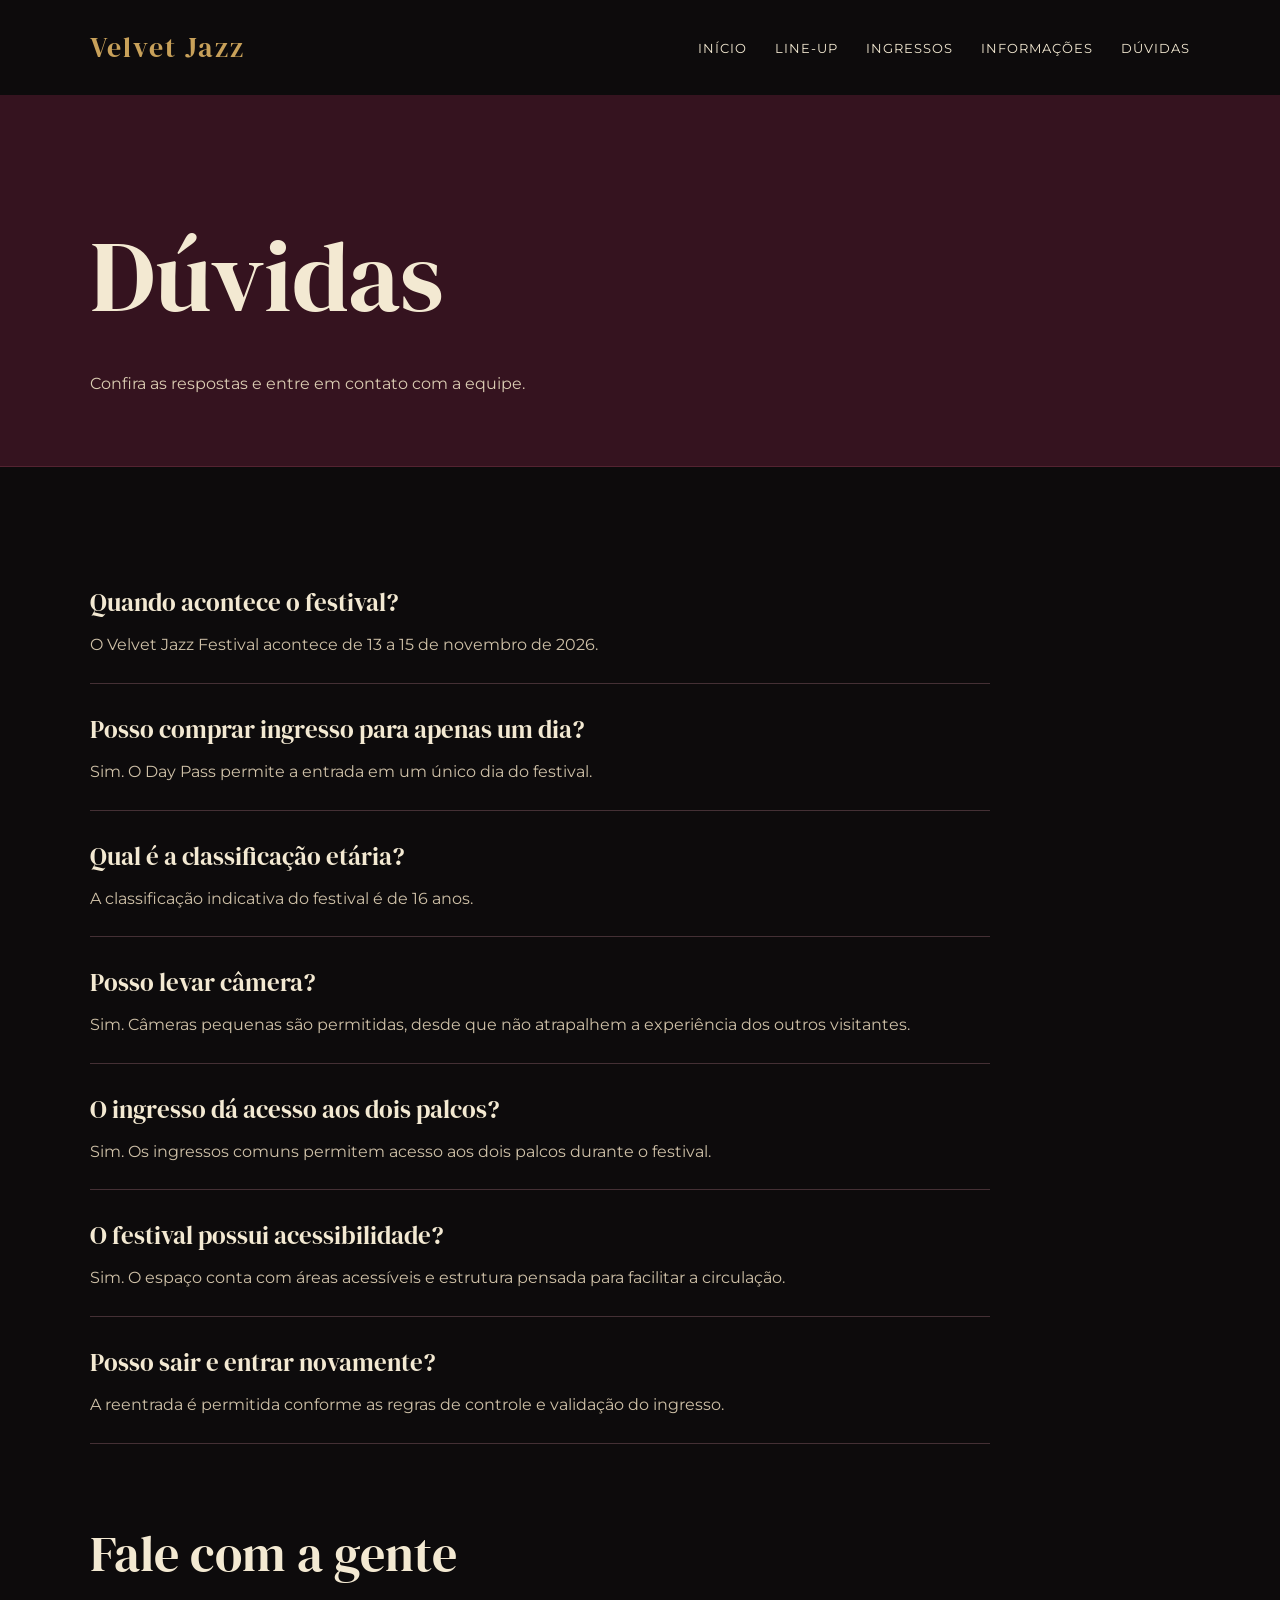
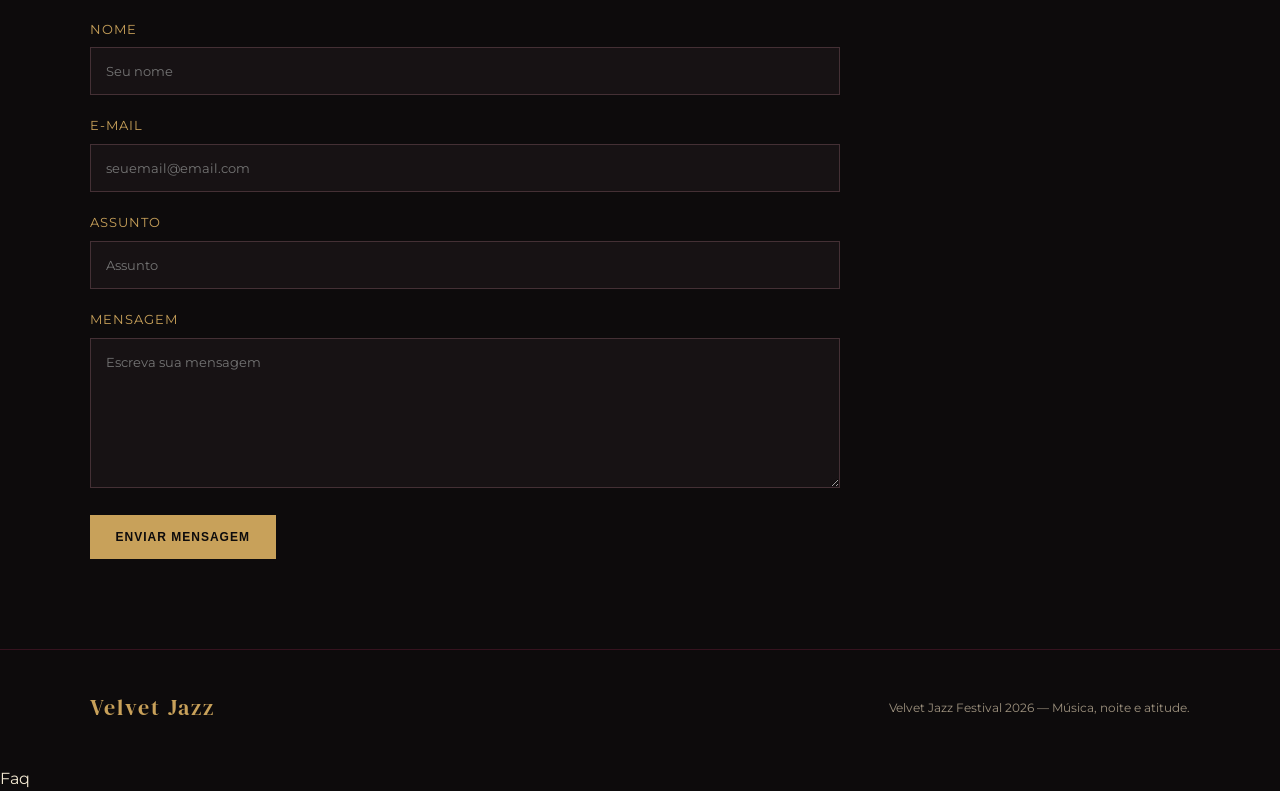
<file: fac.html>
<!DOCTYPE html>
<html lang="pt-BR">
<head><meta charset="UTF-8"><meta name="viewport" content="width=device-width, initial-scale=1.0">
<title>Dúvidas e contato | Velvet Jazz</title><link rel="stylesheet" href="css/faq.css"></head>
<body>
<header>
    <a class="logo" href="index.html">Velvet Jazz</a>
    <nav>
        <ul class="menu">
            <li><a href="index.html">Início</a></li>
            <li><a href="lineup.html">Line-up</a></li>
            <li><a href="ingressos.html">Ingressos</a></li>
            <li><a href="informacoes.html">Informações</a></li>
            <li><a href="faq.html">Dúvidas</a></li>
        </ul>
    </nav>
</header>
<main>
<section class="page-header"><h1>Dúvidas</h1><p>Confira as respostas e entre em contato com a equipe.</p></section>
<section class="faq-section">
    <div class="faq">
        <article class="faq-item"><h3>Quando acontece o festival?</h3><p>O Velvet Jazz Festival acontece de 13 a 15 de novembro de 2026.</p></article>
        <article class="faq-item"><h3>Posso comprar ingresso para apenas um dia?</h3><p>Sim. O Day Pass permite a entrada em um único dia do festival.</p></article>
        <article class="faq-item"><h3>Qual é a classificação etária?</h3><p>A classificação indicativa do festival é de 16 anos.</p></article>
        <article class="faq-item"><h3>Posso levar câmera?</h3><p>Sim. Câmeras pequenas são permitidas, desde que não atrapalhem a experiência dos outros visitantes.</p></article>
        <article class="faq-item"><h3>O ingresso dá acesso aos dois palcos?</h3><p>Sim. Os ingressos comuns permitem acesso aos dois palcos durante o festival.</p></article>
        <article class="faq-item"><h3>O festival possui acessibilidade?</h3><p>Sim. O espaço conta com áreas acessíveis e estrutura pensada para facilitar a circulação.</p></article>
        <article class="faq-item"><h3>Posso sair e entrar novamente?</h3><p>A reentrada é permitida conforme as regras de controle e validação do ingresso.</p></article>
    </div>
    <div class="contact">
        <h2>Fale com a gente</h2>
        <form>
            <div class="form-group"><label for="nome">Nome</label><input type="text" id="nome" placeholder="Seu nome"></div>
            <div class="form-group"><label for="email">E-mail</label><input type="email" id="email" placeholder="seuemail@email.com"></div>
            <div class="form-group"><label for="assunto">Assunto</label><input type="text" id="assunto" placeholder="Assunto"></div>
            <div class="form-group"><label for="mensagem">Mensagem</label><textarea id="mensagem" placeholder="Escreva sua mensagem"></textarea></div>
            <button class="btn" type="submit">Enviar mensagem</button>
        </form>
    </div>
</section>
</main>
<footer>
    <div class="logo">Velvet Jazz</div>
    <p>Velvet Jazz Festival 2026 — Música, noite e atitude.</p>
</footer>
</body>
</html>

Faq
</file>
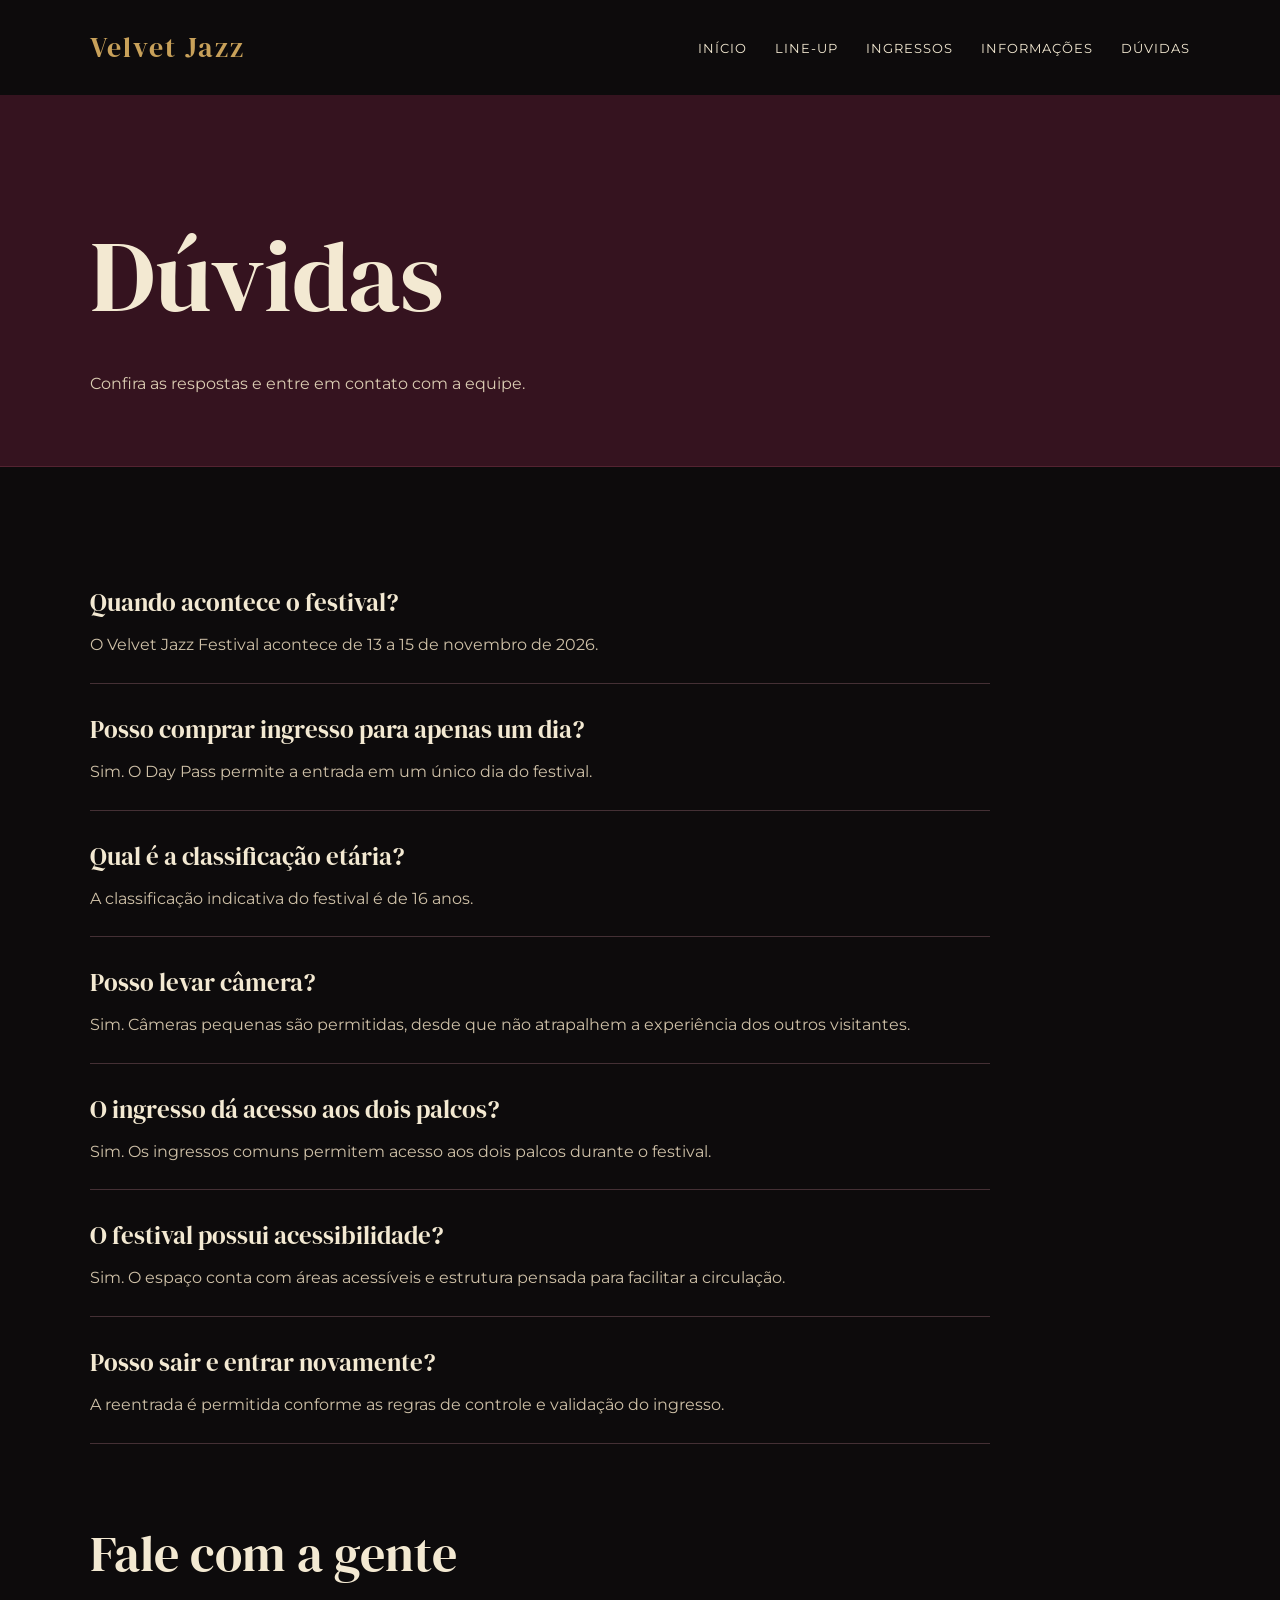
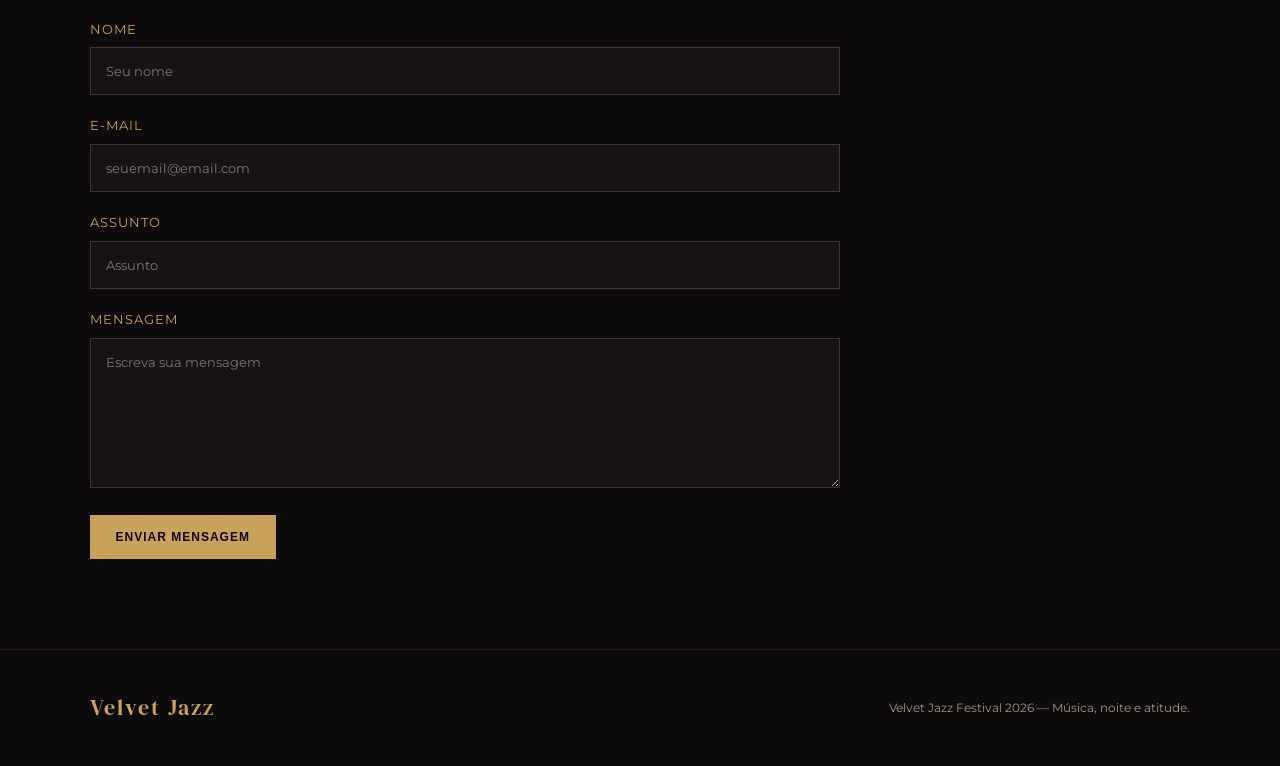
<file: faq.html>
<!DOCTYPE html>
<html lang="pt-BR">
<head><meta charset="UTF-8"><meta name="viewport" content="width=device-width, initial-scale=1.0">
<title>Dúvidas e contato | Velvet Jazz</title><link rel="stylesheet" href="css/faq.css"></head>
<body>
<header>
    <a class="logo" href="index.html">Velvet Jazz</a>
    <nav>
        <ul class="menu">
            <li><a href="index.html">Início</a></li>
            <li><a href="lineup.html">Line-up</a></li>
            <li><a href="ingressos.html">Ingressos</a></li>
            <li><a href="informacoes.html">Informações</a></li>
            <li><a href="faq.html">Dúvidas</a></li>
        </ul>
    </nav>
</header>
<main>
<section class="page-header"><h1>Dúvidas</h1><p>Confira as respostas e entre em contato com a equipe.</p></section>
<section class="faq-section">
    <div class="faq">
        <article class="faq-item"><h3>Quando acontece o festival?</h3><p>O Velvet Jazz Festival acontece de 13 a 15 de novembro de 2026.</p></article>
        <article class="faq-item"><h3>Posso comprar ingresso para apenas um dia?</h3><p>Sim. O Day Pass permite a entrada em um único dia do festival.</p></article>
        <article class="faq-item"><h3>Qual é a classificação etária?</h3><p>A classificação indicativa do festival é de 16 anos.</p></article>
        <article class="faq-item"><h3>Posso levar câmera?</h3><p>Sim. Câmeras pequenas são permitidas, desde que não atrapalhem a experiência dos outros visitantes.</p></article>
        <article class="faq-item"><h3>O ingresso dá acesso aos dois palcos?</h3><p>Sim. Os ingressos comuns permitem acesso aos dois palcos durante o festival.</p></article>
        <article class="faq-item"><h3>O festival possui acessibilidade?</h3><p>Sim. O espaço conta com áreas acessíveis e estrutura pensada para facilitar a circulação.</p></article>
        <article class="faq-item"><h3>Posso sair e entrar novamente?</h3><p>A reentrada é permitida conforme as regras de controle e validação do ingresso.</p></article>
    </div>
    <div class="contact">
        <h2>Fale com a gente</h2>
        <form>
            <div class="form-group"><label for="nome">Nome</label><input type="text" id="nome" placeholder="Seu nome"></div>
            <div class="form-group"><label for="email">E-mail</label><input type="email" id="email" placeholder="seuemail@email.com"></div>
            <div class="form-group"><label for="assunto">Assunto</label><input type="text" id="assunto" placeholder="Assunto"></div>
            <div class="form-group"><label for="mensagem">Mensagem</label><textarea id="mensagem" placeholder="Escreva sua mensagem"></textarea></div>
            <button class="btn" type="submit">Enviar mensagem</button>
        </form>
    </div>
</section>
</main>
<footer>
    <div class="logo">Velvet Jazz</div>
    <p>Velvet Jazz Festival 2026 — Música, noite e atitude.</p>
</footer>
</body>
</html>
</file>
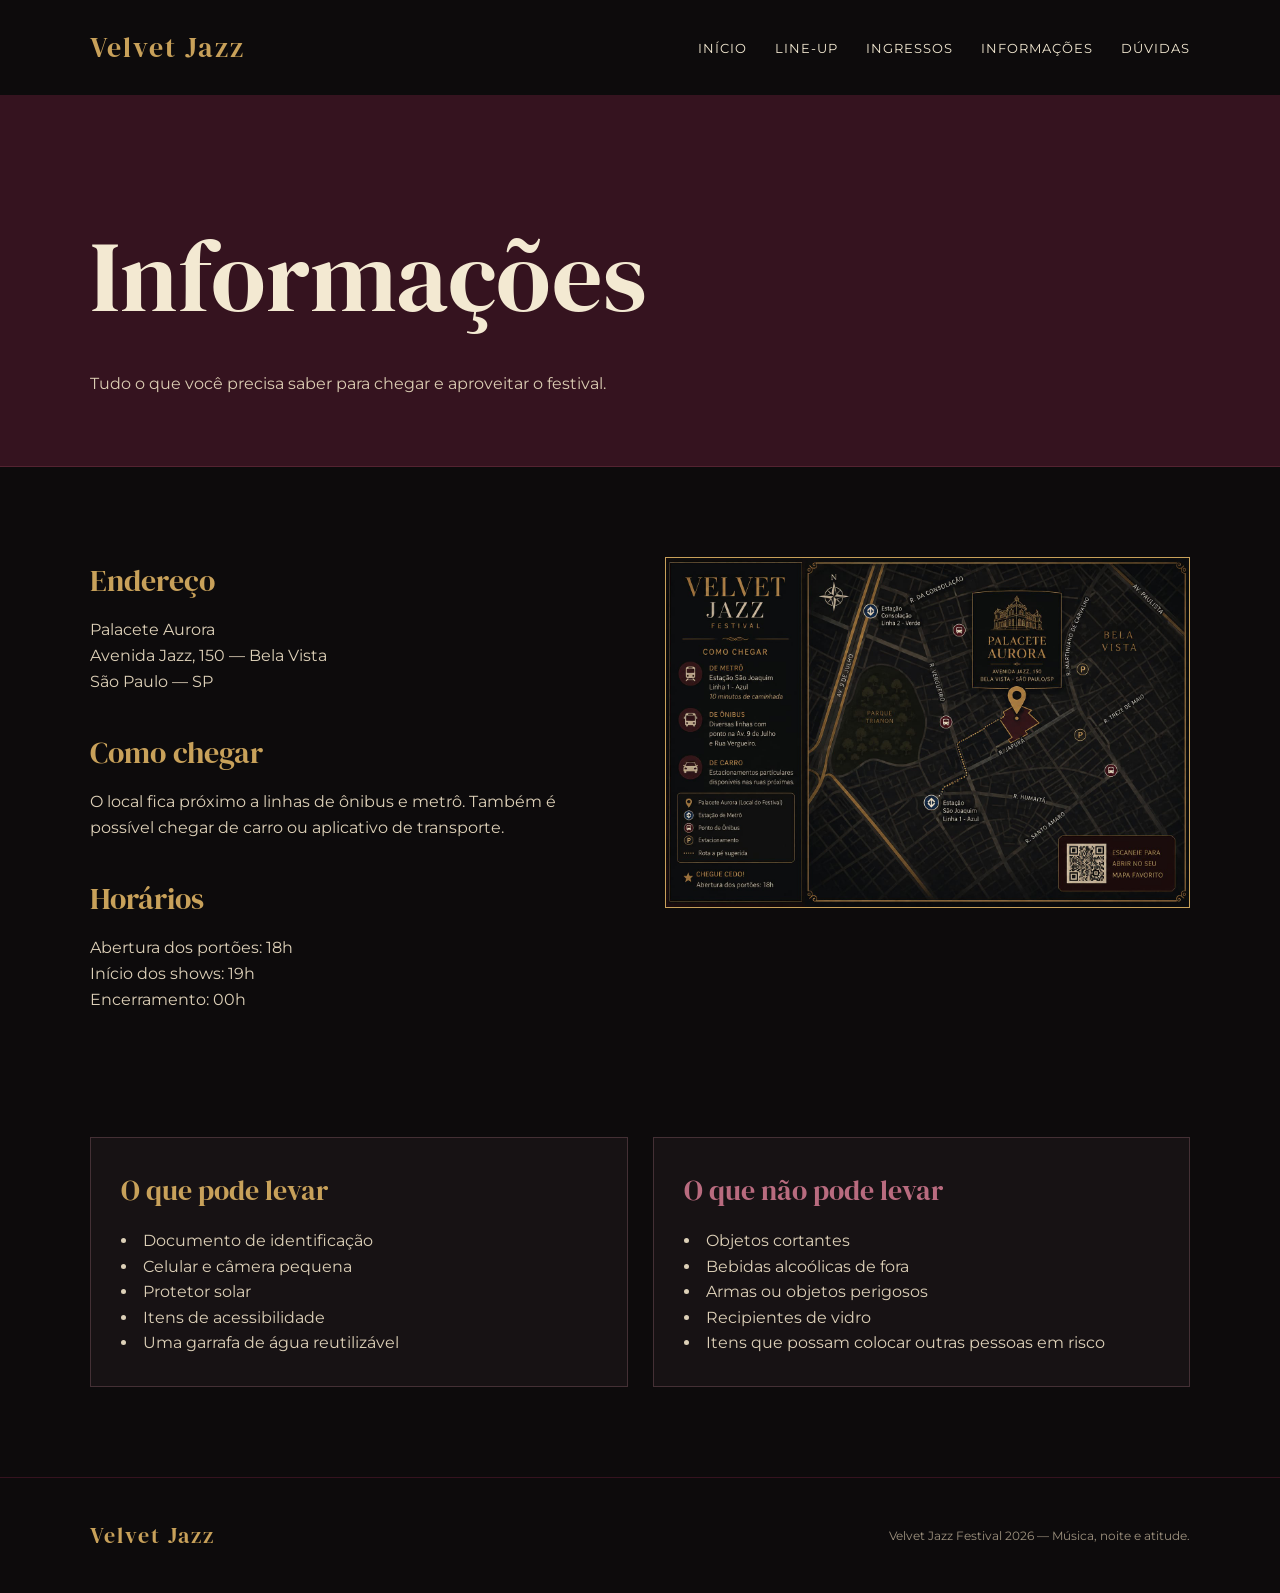
<file: informacoes.html>
<!DOCTYPE html>
<html lang="pt-BR">
<head><meta charset="UTF-8"><meta name="viewport" content="width=device-width, initial-scale=1.0">
<title>Informações | Velvet Jazz</title><link rel="stylesheet" href="css/informacoes.css"></head>
<body>
<header>
    <a class="logo" href="index.html">Velvet Jazz</a>
    <nav>
        <ul class="menu">
            <li><a href="index.html">Início</a></li>
            <li><a href="lineup.html">Line-up</a></li>
            <li><a href="ingressos.html">Ingressos</a></li>
            <li><a href="informacoes.html">Informações</a></li>
            <li><a href="faq.html">Dúvidas</a></li>
        </ul>
    </nav>
</header>
<main>
<section class="page-header"><h1>Informações</h1><p>Tudo o que você precisa saber para chegar e aproveitar o festival.</p></section>
<section class="info-grid">
    <div>
        <div class="info-box"><h3>Endereço</h3><p>Palacete Aurora<br>Avenida Jazz, 150 — Bela Vista<br>São Paulo — SP</p></div>
        <div class="info-box"><h3>Como chegar</h3><p>O local fica próximo a linhas de ônibus e metrô. Também é possível chegar de carro ou aplicativo de transporte.</p></div>
        <div class="info-box"><h3>Horários</h3><p>Abertura dos portões: 18h<br>Início dos shows: 19h<br>Encerramento: 00h</p></div>
    </div>
    <div class="map"><img src="img/mapa.jpg" alt="Mapa ilustrativo do Palacete Aurora"></div>
</section>
<section class="rules">
    <div class="rule-box allowed"><h3>O que pode levar</h3><ul><li>Documento de identificação</li><li>Celular e câmera pequena</li><li>Protetor solar</li><li>Itens de acessibilidade</li><li>Uma garrafa de água reutilizável</li></ul></div>
    <div class="rule-box not-allowed"><h3>O que não pode levar</h3><ul><li>Objetos cortantes</li><li>Bebidas alcoólicas de fora</li><li>Armas ou objetos perigosos</li><li>Recipientes de vidro</li><li>Itens que possam colocar outras pessoas em risco</li></ul></div>
</section>
</main>
<footer>
    <div class="logo">Velvet Jazz</div>
    <p>Velvet Jazz Festival 2026 — Música, noite e atitude.</p>
</footer>
</body>
</html>
</file>
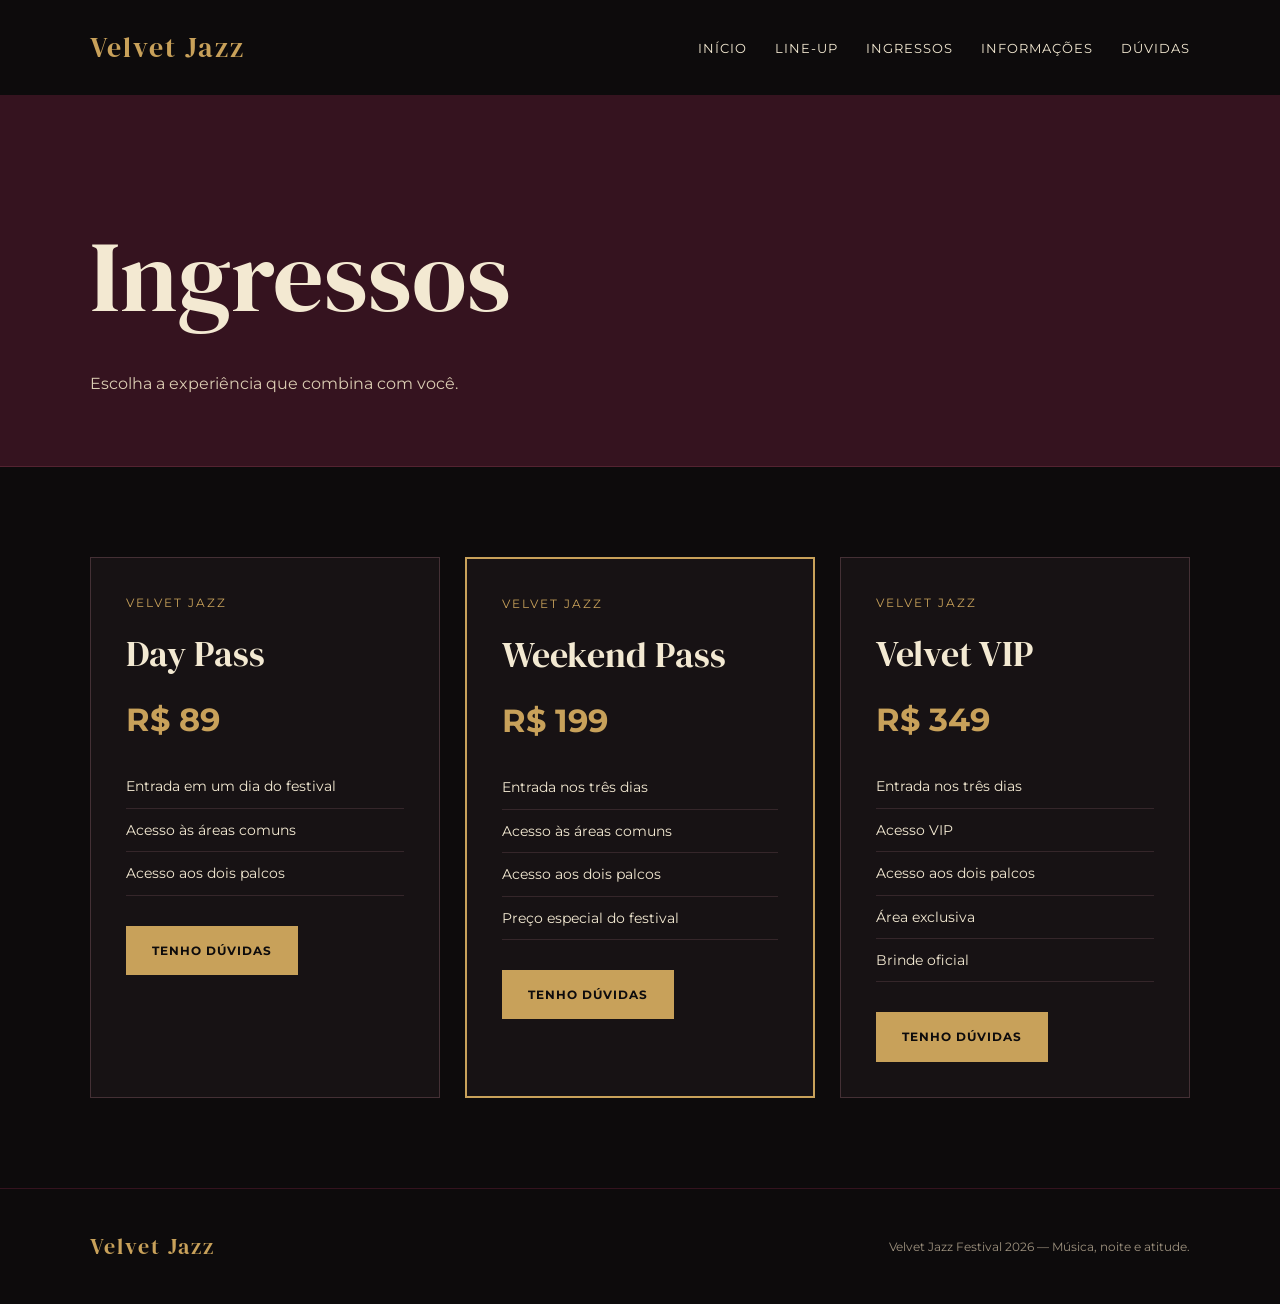
<file: ingressos.html>
<!DOCTYPE html>
<html lang="pt-BR">
<head><meta charset="UTF-8"><meta name="viewport" content="width=device-width, initial-scale=1.0">
<title>Ingressos | Velvet Jazz</title><link rel="stylesheet" href="css/ingressos.css"></head>
<body>
<header>
    <a class="logo" href="index.html">Velvet Jazz</a>
    <nav>
        <ul class="menu">
            <li><a href="index.html">Início</a></li>
            <li><a href="lineup.html">Line-up</a></li>
            <li><a href="ingressos.html">Ingressos</a></li>
            <li><a href="informacoes.html">Informações</a></li>
            <li><a href="faq.html">Dúvidas</a></li>
        </ul>
    </nav>
</header>
<main>
<section class="page-header"><h1>Ingressos</h1><p>Escolha a experiência que combina com você.</p></section>
<section class="tickets">
        <article class="ticket ">
            <div class="ticket-label">Velvet Jazz</div>
            <h3>Day Pass</h3>
            <div class="price">R$ 89</div>
            <ul>
                <li>Entrada em um dia do festival</li><li>Acesso às áreas comuns</li><li>Acesso aos dois palcos</li>
            </ul>
            <a class="btn" href="faq.html">Tenho dúvidas</a>
        </article>
        <article class="ticket featured">
            <div class="ticket-label">Velvet Jazz</div>
            <h3>Weekend Pass</h3>
            <div class="price">R$ 199</div>
            <ul>
                <li>Entrada nos três dias</li><li>Acesso às áreas comuns</li><li>Acesso aos dois palcos</li><li>Preço especial do festival</li>
            </ul>
            <a class="btn" href="faq.html">Tenho dúvidas</a>
        </article>
        <article class="ticket ">
            <div class="ticket-label">Velvet Jazz</div>
            <h3>Velvet VIP</h3>
            <div class="price">R$ 349</div>
            <ul>
                <li>Entrada nos três dias</li><li>Acesso VIP</li><li>Acesso aos dois palcos</li><li>Área exclusiva</li><li>Brinde oficial</li>
            </ul>
            <a class="btn" href="faq.html">Tenho dúvidas</a>
        </article>
</section>
</main>
<footer>
    <div class="logo">Velvet Jazz</div>
    <p>Velvet Jazz Festival 2026 — Música, noite e atitude.</p>
</footer>
</body>
</html>
</file>
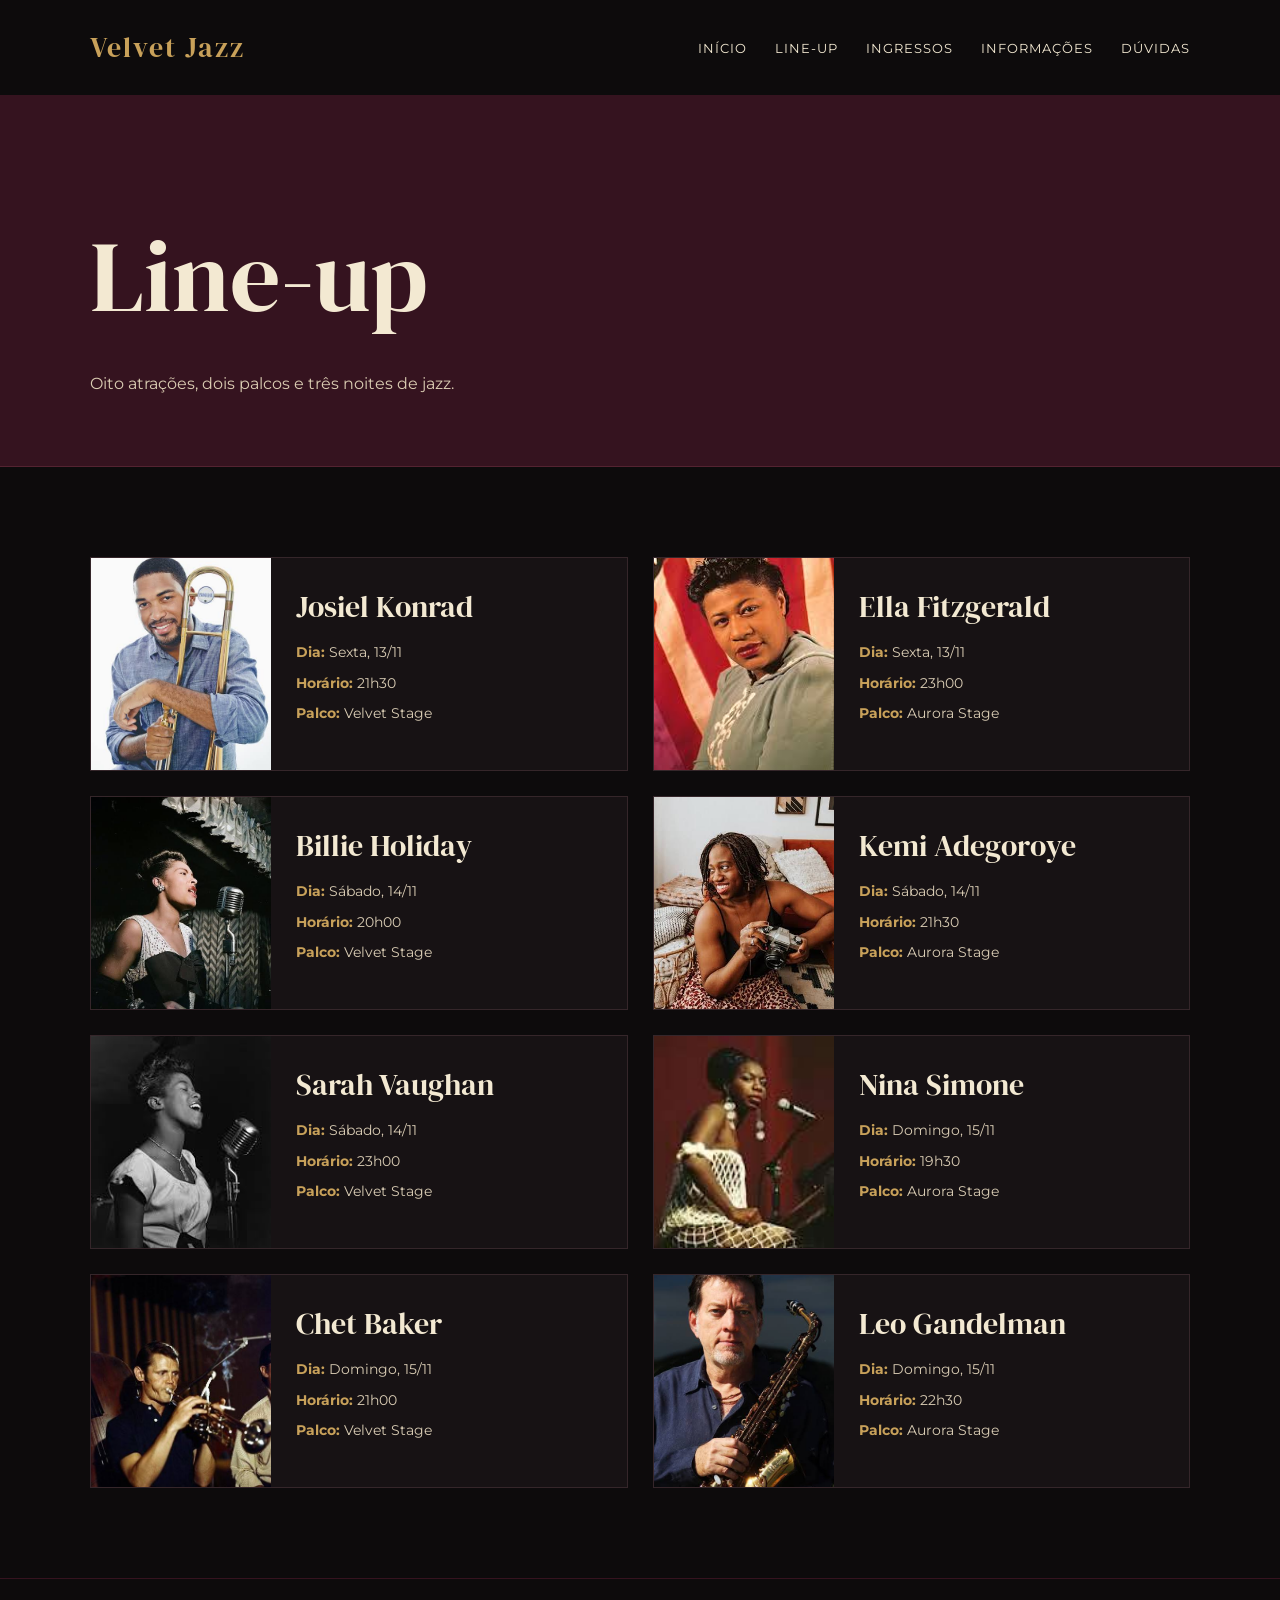
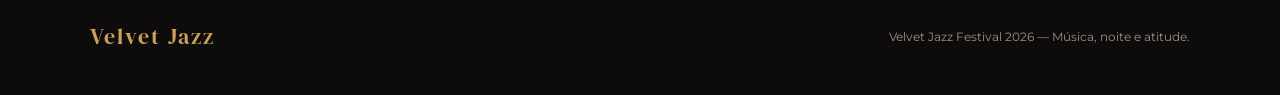
<file: lineup.html>
<!DOCTYPE html>
<html lang="pt-BR">

<head>
    <meta charset="UTF-8">
    <meta name="viewport" content="width=device-width, initial-scale=1.0">

    <title>Line-up | Velvet Jazz</title>

    <link rel="stylesheet" href="css/lineup.css">
</head>

<body>

<header>

    <a class="logo" href="index.html">Velvet Jazz</a>

    <nav>
        <ul class="menu">
            <li><a href="index.html">Início</a></li>
            <li><a href="lineup.html">Line-up</a></li>
            <li><a href="ingressos.html">Ingressos</a></li>
            <li><a href="informacoes.html">Informações</a></li>
            <li><a href="faq.html">Dúvidas</a></li>
        </ul>
    </nav>

</header>

<main>

<section class="page-header">

    <h1>Line-up</h1>

    <p>Oito atrações, dois palcos e três noites de jazz.</p>

</section>

<section class="lineup">

    <!-- JOSIEL KONRAD -->

    <article class="lineup-card">

        <img src="img/Konrad.jpg" alt="Josiel Konrad">

        <div class="lineup-info">

            <h3>Josiel Konrad</h3>

            <p>
                <strong>Dia:</strong> Sexta, 13/11
            </p>

            <p>
                <strong>Horário:</strong> 21h30
            </p>

            <p>
                <strong>Palco:</strong> Velvet Stage
            </p>

        </div>

    </article>


    <!-- ELLA FITZGERALD -->

    <article class="lineup-card">

        <img src="img/Ella.jpg" alt="Ella Fitzgerald">

        <div class="lineup-info">

            <h3>Ella Fitzgerald</h3>

            <p>
                <strong>Dia:</strong> Sexta, 13/11
            </p>

            <p>
                <strong>Horário:</strong> 23h00
            </p>

            <p>
                <strong>Palco:</strong> Aurora Stage
            </p>

        </div>

    </article>


    <!-- BILLIE HOLIDAY -->

    <article class="lineup-card">

        <img src="img/Billie Holiday.jpg" alt="Billie Holiday">

        <div class="lineup-info">

            <h3>Billie Holiday</h3>

            <p>
                <strong>Dia:</strong> Sábado, 14/11
            </p>

            <p>
                <strong>Horário:</strong> 20h00
            </p>

            <p>
                <strong>Palco:</strong> Velvet Stage
            </p>

        </div>

    </article>


    <!-- KEMI ADEGOROYE -->

    <article class="lineup-card">

        <img src="img/Kemi Adegoroye.jpg" alt="Kemi Adegoroye">

        <div class="lineup-info">

            <h3>Kemi Adegoroye</h3>

            <p>
                <strong>Dia:</strong> Sábado, 14/11
            </p>

            <p>
                <strong>Horário:</strong> 21h30
            </p>

            <p>
                <strong>Palco:</strong> Aurora Stage
            </p>

        </div>

    </article>


    

    <article class="lineup-card">

        <img src="img/Sarah Vaughan.jpg" alt="Sarah Vaughan">

        <div class="lineup-info">

            <h3>Sarah Vaughan</h3>

            <p>
                <strong>Dia:</strong> Sábado, 14/11
            </p>

            <p>
                <strong>Horário:</strong> 23h00
            </p>

            <p>
                <strong>Palco:</strong> Velvet Stage
            </p>

        </div>

    </article>


 

    <article class="lineup-card">

        <img src="img/Nina Simone.jpg" alt="Nina Simone">

        <div class="lineup-info">

            <h3>Nina Simone</h3>

            <p>
                <strong>Dia:</strong> Domingo, 15/11
            </p>

            <p>
                <strong>Horário:</strong> 19h30
            </p>

            <p>
                <strong>Palco:</strong> Aurora Stage
            </p>

        </div>

    </article>




    <article class="lineup-card">

        <img src="img/Chet Baker.jpg" alt="Chet Baker">

        <div class="lineup-info">

            <h3>Chet Baker</h3>

            <p>
                <strong>Dia:</strong> Domingo, 15/11
            </p>

            <p>
                <strong>Horário:</strong> 21h00
            </p>

            <p>
                <strong>Palco:</strong> Velvet Stage
            </p>

        </div>

    </article>



    <article class="lineup-card">

        <img src="img/leo gandelman.jpg" alt="Leo Gandelman">

        <div class="lineup-info">

            <h3>Leo Gandelman</h3>

            <p>
                <strong>Dia:</strong> Domingo, 15/11
            </p>

            <p>
                <strong>Horário:</strong> 22h30
            </p>

            <p>
                <strong>Palco:</strong> Aurora Stage
            </p>

        </div>

    </article>

</section>

</main>

<footer>

    <div class="logo">Velvet Jazz</div>

    <p>Velvet Jazz Festival 2026 — Música, noite e atitude.</p>

</footer>

</body>

</html>
</file>
<file: css/faq.css>
@import url('https://fonts.googleapis.com/css2?family=DM+Serif+Display&family=Montserrat:wght@400;500;600;700&display=swap');

* {
    margin: 0;
    padding: 0;
    box-sizing: border-box;
}

html {
    scroll-behavior: smooth;
}

body {
    background-color: #0D0B0C;
    color: #F3E9D2;
    font-family: 'Montserrat', sans-serif;
    line-height: 1.6;
}

img {
    max-width: 100%;
    display: block;
}

a {
    text-decoration: none;
    color: inherit;
}

h1, h2, h3 {
    font-family: 'DM Serif Display', serif;
    font-weight: 400;
}

header {
    width: 100%;
    padding: 25px 7%;
    display: flex;
    justify-content: space-between;
    align-items: center;
    background-color: #0D0B0C;
    border-bottom: 1px solid #35131F;
    position: relative;
    z-index: 10;
}

.logo {
    font-family: 'DM Serif Display', serif;
    font-size: 28px;
    color: #C8A15A;
    letter-spacing: 2px;
}

.menu {
    display: flex;
    gap: 28px;
    list-style: none;
}

.menu a {
    font-size: 13px;
    text-transform: uppercase;
    letter-spacing: 1px;
    color: #F3E9D2;
    transition: 0.3s;
}

.menu a:hover {
    color: #C8A15A;
}

.btn {
    display: inline-block;
    padding: 14px 25px;
    border: 1px solid #C8A15A;
    background-color: #C8A15A;
    color: #0D0B0C;
    font-weight: 700;
    text-transform: uppercase;
    font-size: 12px;
    letter-spacing: 1px;
    transition: 0.3s;
}

.btn:hover {
    background-color: transparent;
    color: #C8A15A;
}

.btn-outline {
    background-color: transparent;
    color: #C8A15A;
}

.btn-outline:hover {
    background-color: #C8A15A;
    color: #0D0B0C;
}

.section {
    padding: 90px 7%;
}

.section-dark {
    background-color: #0D0B0C;
}

.section-wine {
    background-color: #35131F;
}

.section-title {
    margin-bottom: 45px;
}

.section-title small {
    color: #C8A15A;
    text-transform: uppercase;
    letter-spacing: 3px;
    font-size: 12px;
}

.section-title h2 {
    font-size: 55px;
    margin-top: 10px;
}

.page-header {
    padding: 100px 7% 70px;
    background-color: #35131F;
    border-bottom: 1px solid #542331;
}

.page-header h1 {
    font-size: clamp(55px, 8vw, 100px);
    color: #F3E9D2;
}

.page-header p {
    max-width: 650px;
    margin-top: 15px;
    color: #dbcdb3;
}

footer {
    padding: 40px 7%;
    border-top: 1px solid #35131F;
    background-color: #0D0B0C;
    display: flex;
    justify-content: space-between;
    align-items: center;
    gap: 20px;
}

footer .logo {
    font-size: 22px;
}

footer p {
    font-size: 12px;
    color: #9e927f;
}

@media (max-width: 900px) {
    .menu {
        gap: 12px;
    }

    .menu a {
        font-size: 10px;
    }
}

@media (max-width: 650px) {
    header {
        flex-direction: column;
        gap: 20px;
    }

    .menu {
        flex-wrap: wrap;
        justify-content: center;
    }

    footer {
        flex-direction: column;
        text-align: center;
    }
}

.faq-section {
    padding: 90px 7%;
}

.faq {
    max-width: 900px;
}

.faq-item {
    border-bottom: 1px solid #443035;
    padding: 25px 0;
}

.faq-item h3 {
    font-size: 25px;
    color: #F3E9D2;
    margin-bottom: 10px;
}

.faq-item p {
    color: #cfc1a8;
}

.contact {
    max-width: 750px;
    margin-top: 70px;
}

.contact h2 {
    font-size: 50px;
    margin-bottom: 25px;
}

.form-group {
    margin-bottom: 20px;
}

.form-group label {
    display: block;
    margin-bottom: 8px;
    color: #C8A15A;
    font-size: 13px;
    text-transform: uppercase;
    letter-spacing: 1px;
}

.form-group input,
.form-group textarea {
    width: 100%;
    padding: 15px;
    background-color: #171214;
    border: 1px solid #443035;
    color: #F3E9D2;
    font-family: 'Montserrat', sans-serif;
}

.form-group textarea {
    height: 150px;
    resize: vertical;
}
</file>
<file: css/informacoes.css>
@import url('https://fonts.googleapis.com/css2?family=DM+Serif+Display&family=Montserrat:wght@400;500;600;700&display=swap');

* {
    margin: 0;
    padding: 0;
    box-sizing: border-box;
}

html {
    scroll-behavior: smooth;
}

body {
    background-color: #0D0B0C;
    color: #F3E9D2;
    font-family: 'Montserrat', sans-serif;
    line-height: 1.6;
}

img {
    max-width: 100%;
    display: block;
}

a {
    text-decoration: none;
    color: inherit;
}

h1, h2, h3 {
    font-family: 'DM Serif Display', serif;
    font-weight: 400;
}

header {
    width: 100%;
    padding: 25px 7%;
    display: flex;
    justify-content: space-between;
    align-items: center;
    background-color: #0D0B0C;
    border-bottom: 1px solid #35131F;
    position: relative;
    z-index: 10;
}

.logo {
    font-family: 'DM Serif Display', serif;
    font-size: 28px;
    color: #C8A15A;
    letter-spacing: 2px;
}

.menu {
    display: flex;
    gap: 28px;
    list-style: none;
}

.menu a {
    font-size: 13px;
    text-transform: uppercase;
    letter-spacing: 1px;
    color: #F3E9D2;
    transition: 0.3s;
}

.menu a:hover {
    color: #C8A15A;
}

.btn {
    display: inline-block;
    padding: 14px 25px;
    border: 1px solid #C8A15A;
    background-color: #C8A15A;
    color: #0D0B0C;
    font-weight: 700;
    text-transform: uppercase;
    font-size: 12px;
    letter-spacing: 1px;
    transition: 0.3s;
}

.btn:hover {
    background-color: transparent;
    color: #C8A15A;
}

.btn-outline {
    background-color: transparent;
    color: #C8A15A;
}

.btn-outline:hover {
    background-color: #C8A15A;
    color: #0D0B0C;
}

.section {
    padding: 90px 7%;
}

.section-dark {
    background-color: #0D0B0C;
}

.section-wine {
    background-color: #35131F;
}

.section-title {
    margin-bottom: 45px;
}

.section-title small {
    color: #C8A15A;
    text-transform: uppercase;
    letter-spacing: 3px;
    font-size: 12px;
}

.section-title h2 {
    font-size: 55px;
    margin-top: 10px;
}

.page-header {
    padding: 100px 7% 70px;
    background-color: #35131F;
    border-bottom: 1px solid #542331;
}

.page-header h1 {
    font-size: clamp(55px, 8vw, 100px);
    color: #F3E9D2;
}

.page-header p {
    max-width: 650px;
    margin-top: 15px;
    color: #dbcdb3;
}

footer {
    padding: 40px 7%;
    border-top: 1px solid #35131F;
    background-color: #0D0B0C;
    display: flex;
    justify-content: space-between;
    align-items: center;
    gap: 20px;
}

footer .logo {
    font-size: 22px;
}

footer p {
    font-size: 12px;
    color: #9e927f;
}

@media (max-width: 900px) {
    .menu {
        gap: 12px;
    }

    .menu a {
        font-size: 10px;
    }
}

@media (max-width: 650px) {
    header {
        flex-direction: column;
        gap: 20px;
    }

    .menu {
        flex-wrap: wrap;
        justify-content: center;
    }

    footer {
        flex-direction: column;
        text-align: center;
    }
}

.info-grid {
    display: grid;
    grid-template-columns: 1fr 1fr;
    gap: 50px;
    align-items: start;
    padding: 90px 7%;
}

.info-box {
    margin-bottom: 35px;
}

.info-box h3 {
    color: #C8A15A;
    font-size: 30px;
    margin-bottom: 12px;
}

.info-box p {
    color: #ddd0b8;
}

.map {
    border: 1px solid #C8A15A;
}

.map img {
    width: 100%;
}

.rules {
    display: grid;
    grid-template-columns: 1fr 1fr;
    gap: 25px;
    padding: 0 7% 90px;
}

.rule-box {
    padding: 30px;
    border: 1px solid #443035;
    background-color: #171214;
}

.rule-box h3 {
    font-size: 28px;
    margin-bottom: 15px;
}

.rule-box.allowed h3 {
    color: #C8A15A;
}

.rule-box.not-allowed h3 {
    color: #b96b7f;
}

.rule-box ul {
    list-style-position: inside;
    color: #ddd0b8;
}

@media (max-width: 900px) {
    .info-grid,
    .rules {
        grid-template-columns: 1fr;
    }
}
</file>
<file: css/ingressos.css>
@import url('https://fonts.googleapis.com/css2?family=DM+Serif+Display&family=Montserrat:wght@400;500;600;700&display=swap');

* {
    margin: 0;
    padding: 0;
    box-sizing: border-box;
}

html {
    scroll-behavior: smooth;
}

body {
    background-color: #0D0B0C;
    color: #F3E9D2;
    font-family: 'Montserrat', sans-serif;
    line-height: 1.6;
}

img {
    max-width: 100%;
    display: block;
}

a {
    text-decoration: none;
    color: inherit;
}

h1, h2, h3 {
    font-family: 'DM Serif Display', serif;
    font-weight: 400;
}

header {
    width: 100%;
    padding: 25px 7%;
    display: flex;
    justify-content: space-between;
    align-items: center;
    background-color: #0D0B0C;
    border-bottom: 1px solid #35131F;
    position: relative;
    z-index: 10;
}

.logo {
    font-family: 'DM Serif Display', serif;
    font-size: 28px;
    color: #C8A15A;
    letter-spacing: 2px;
}

.menu {
    display: flex;
    gap: 28px;
    list-style: none;
}

.menu a {
    font-size: 13px;
    text-transform: uppercase;
    letter-spacing: 1px;
    color: #F3E9D2;
    transition: 0.3s;
}

.menu a:hover {
    color: #C8A15A;
}

.btn {
    display: inline-block;
    padding: 14px 25px;
    border: 1px solid #C8A15A;
    background-color: #C8A15A;
    color: #0D0B0C;
    font-weight: 700;
    text-transform: uppercase;
    font-size: 12px;
    letter-spacing: 1px;
    transition: 0.3s;
}

.btn:hover {
    background-color: transparent;
    color: #C8A15A;
}

.btn-outline {
    background-color: transparent;
    color: #C8A15A;
}

.btn-outline:hover {
    background-color: #C8A15A;
    color: #0D0B0C;
}

.section {
    padding: 90px 7%;
}

.section-dark {
    background-color: #0D0B0C;
}

.section-wine {
    background-color: #35131F;
}

.section-title {
    margin-bottom: 45px;
}

.section-title small {
    color: #C8A15A;
    text-transform: uppercase;
    letter-spacing: 3px;
    font-size: 12px;
}

.section-title h2 {
    font-size: 55px;
    margin-top: 10px;
}

.page-header {
    padding: 100px 7% 70px;
    background-color: #35131F;
    border-bottom: 1px solid #542331;
}

.page-header h1 {
    font-size: clamp(55px, 8vw, 100px);
    color: #F3E9D2;
}

.page-header p {
    max-width: 650px;
    margin-top: 15px;
    color: #dbcdb3;
}

footer {
    padding: 40px 7%;
    border-top: 1px solid #35131F;
    background-color: #0D0B0C;
    display: flex;
    justify-content: space-between;
    align-items: center;
    gap: 20px;
}

footer .logo {
    font-size: 22px;
}

footer p {
    font-size: 12px;
    color: #9e927f;
}

@media (max-width: 900px) {
    .menu {
        gap: 12px;
    }

    .menu a {
        font-size: 10px;
    }
}

@media (max-width: 650px) {
    header {
        flex-direction: column;
        gap: 20px;
    }

    .menu {
        flex-wrap: wrap;
        justify-content: center;
    }

    footer {
        flex-direction: column;
        text-align: center;
    }
}

.tickets {
    display: grid;
    grid-template-columns: repeat(3, 1fr);
    gap: 25px;
    padding: 90px 7%;
}

.ticket {
    background-color: #171214;
    border: 1px solid #443035;
    padding: 35px;
    position: relative;
    transition: 0.3s;
}

.ticket:hover {
    transform: translateY(-5px);
    border-color: #C8A15A;
}

.ticket.featured {
    border: 2px solid #C8A15A;
}

.ticket-label {
    color: #C8A15A;
    font-size: 12px;
    text-transform: uppercase;
    letter-spacing: 2px;
}

.ticket h3 {
    font-size: 36px;
    margin: 12px 0;
}

.price {
    color: #C8A15A;
    font-size: 32px;
    font-weight: 700;
    margin-bottom: 20px;
}

.ticket ul {
    list-style: none;
    margin-bottom: 30px;
}

.ticket li {
    border-bottom: 1px solid #35262a;
    padding: 10px 0;
    font-size: 14px;
}

@media (max-width: 900px) {
    .tickets {
        grid-template-columns: 1fr;
    }
}
</file>
<file: css/lineup.css>
@import url('https://fonts.googleapis.com/css2?family=DM+Serif+Display&family=Montserrat:wght@400;500;600;700&display=swap');


* {
    margin: 0;
    padding: 0;
    box-sizing: border-box;
}


html {
    scroll-behavior: smooth;
}


body {
    background-color: #0D0B0C;
    color: #F3E9D2;
    font-family: 'Montserrat', sans-serif;
    line-height: 1.6;
}


img {
    max-width: 100%;
    display: block;
}


a {
    text-decoration: none;
    color: inherit;
}


h1,
h2,
h3 {
    font-family: 'DM Serif Display', serif;
    font-weight: 400;
}


/* HEADER */

header {
    width: 100%;
    padding: 25px 7%;
    display: flex;
    justify-content: space-between;
    align-items: center;
    background-color: #0D0B0C;
    border-bottom: 1px solid #35131F;
    position: relative;
    z-index: 10;
}


.logo {
    font-family: 'DM Serif Display', serif;
    font-size: 28px;
    color: #C8A15A;
    letter-spacing: 2px;
}


.menu {
    display: flex;
    gap: 28px;
    list-style: none;
}


.menu a {
    font-size: 13px;
    text-transform: uppercase;
    letter-spacing: 1px;
    color: #F3E9D2;
    transition: 0.3s;
}


.menu a:hover {
    color: #C8A15A;
}


/* BOTÕES */

.btn {
    display: inline-block;
    padding: 14px 25px;
    border: 1px solid #C8A15A;
    background-color: #C8A15A;
    color: #0D0B0C;
    font-weight: 700;
    text-transform: uppercase;
    font-size: 12px;
    letter-spacing: 1px;
    transition: 0.3s;
}


.btn:hover {
    background-color: transparent;
    color: #C8A15A;
}


.btn-outline {
    background-color: transparent;
    color: #C8A15A;
}


.btn-outline:hover {
    background-color: #C8A15A;
    color: #0D0B0C;
}


/* SEÇÕES */

.section {
    padding: 90px 7%;
}


.section-dark {
    background-color: #0D0B0C;
}


.section-wine {
    background-color: #35131F;
}


.section-title {
    margin-bottom: 45px;
}


.section-title small {
    color: #C8A15A;
    text-transform: uppercase;
    letter-spacing: 3px;
    font-size: 12px;
}


.section-title h2 {
    font-size: 55px;
    margin-top: 10px;
}


/* CABEÇALHO DA PÁGINA */

.page-header {
    padding: 100px 7% 70px;
    background-color: #35131F;
    border-bottom: 1px solid #542331;
}


.page-header h1 {
    font-size: clamp(55px, 8vw, 100px);
    color: #F3E9D2;
}


.page-header p {
    max-width: 650px;
    margin-top: 15px;
    color: #dbcdb3;
}


/* LINE-UP */

.lineup {
    display: grid;
    grid-template-columns: repeat(2, 1fr);
    gap: 25px;
    padding: 90px 7%;
}


/* TODOS OS CARDS COM O MESMO TAMANHO */

.lineup-card {
    display: grid;
    grid-template-columns: 180px 1fr;
    height: 214px;
    background-color: #171214;
    border: 1px solid #35262a;
    transition: 0.3s;
    overflow: hidden;
}


.lineup-card:hover {
    border-color: #C8A15A;
    transform: translateY(-4px);
}


/* TODAS AS IMAGENS COM O MESMO TAMANHO */

.lineup-card img {
    width: 180px;
    height: 212px;
    object-fit: cover;
}


/* TEXTO */

.lineup-info {
    padding: 25px;
}


.lineup-info h3 {
    font-size: 30px;
    margin-bottom: 10px;
}


.lineup-info p {
    font-size: 14px;
    margin-bottom: 8px;
    color: #d9ccb4;
}


.lineup-info strong {
    color: #C8A15A;
}


/* FOOTER */

footer {
    padding: 40px 7%;
    border-top: 1px solid #35131F;
    background-color: #0D0B0C;
    display: flex;
    justify-content: space-between;
    align-items: center;
    gap: 20px;
}


footer .logo {
    font-size: 22px;
}


footer p {
    font-size: 12px;
    color: #9e927f;
}


/* TABLET */

@media (max-width: 900px) {

    .menu {
        gap: 12px;
    }

    .menu a {
        font-size: 10px;
    }

    .lineup {
        grid-template-columns: 1fr;
    }

}


/* CELULAR */

@media (max-width: 650px) {

    header {
        flex-direction: column;
        gap: 20px;
    }

    .menu {
        flex-wrap: wrap;
        justify-content: center;
    }

    .lineup-card {
        grid-template-columns: 1fr;
        height: auto;
    }

    .lineup-card img {
        width: 100%;
        height: 260px;
    }

    footer {
        flex-direction: column;
        text-align: center;
    }

}
</file>
